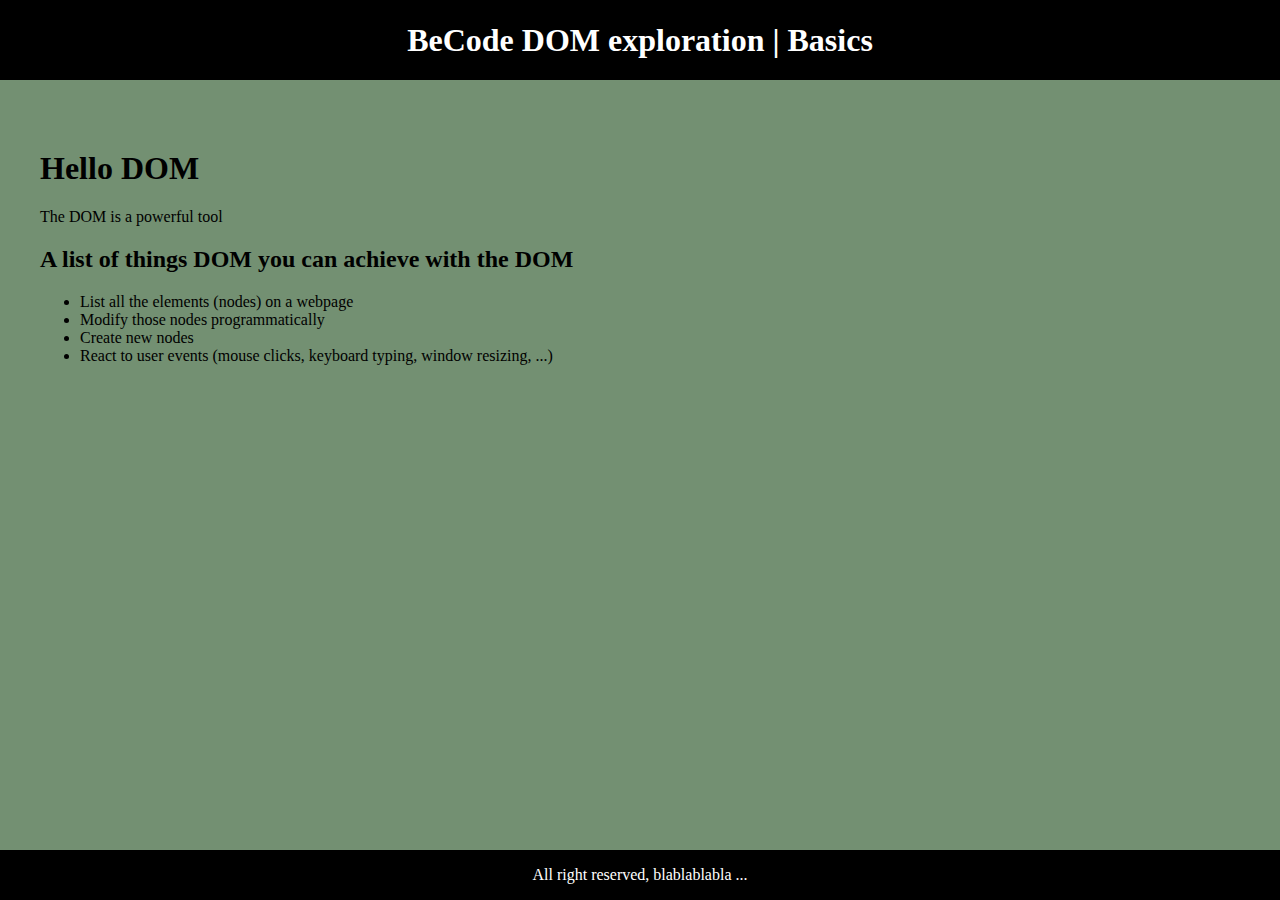
<file: 1_Introduction/index.html>
<!DOCTYPE html>
<html lang="en">
<head>
  <meta charset="UTF-8">
  <meta http-equiv="X-UA-Compatible" content="IE=edge">
  <meta name="viewport" content="width=device-width, initial-scale=1.0">
  <title>Exploring the DOM</title>

  <link rel="stylesheet" href="./style.css">
  <!-- Having JavaScript included here, at the top of the file, ensures it starts loading soon -->
  <!-- The defer attribute ensures it waits for the HTML to be fully loaded before it actually fires -->
  <!-- This can prevent a situation where JavaScript tries to work with an element that has not been loaded yet -->
  <script defer src="./script.js"></script>
</head>
<body>
  <header>
    <h1>BeCode DOM exploration | <strong>Basics</strong></h1>
  </header>

  <main>
    <section>
      <h1>Hello DOM</h1>

      <p>The DOM is a powerful tool</p>
    </section>

    <section id="content">
      <h2 title="... though non-exhaustive">A list of things DOM you can achieve with the DOM</h2>

      <ul>
        <li>List all the elements (nodes) on a webpage</li>
        <li>Modify those nodes programmatically</li>
        <li>Create new nodes</li>
        <li>React to user events (mouse clicks, keyboard typing, window resizing, ...)</li>
      </ul>
    </section>
  </main>

  <footer>
    All right reserved, blablablabla ...
  </footer>
</body>
</html>
</file>
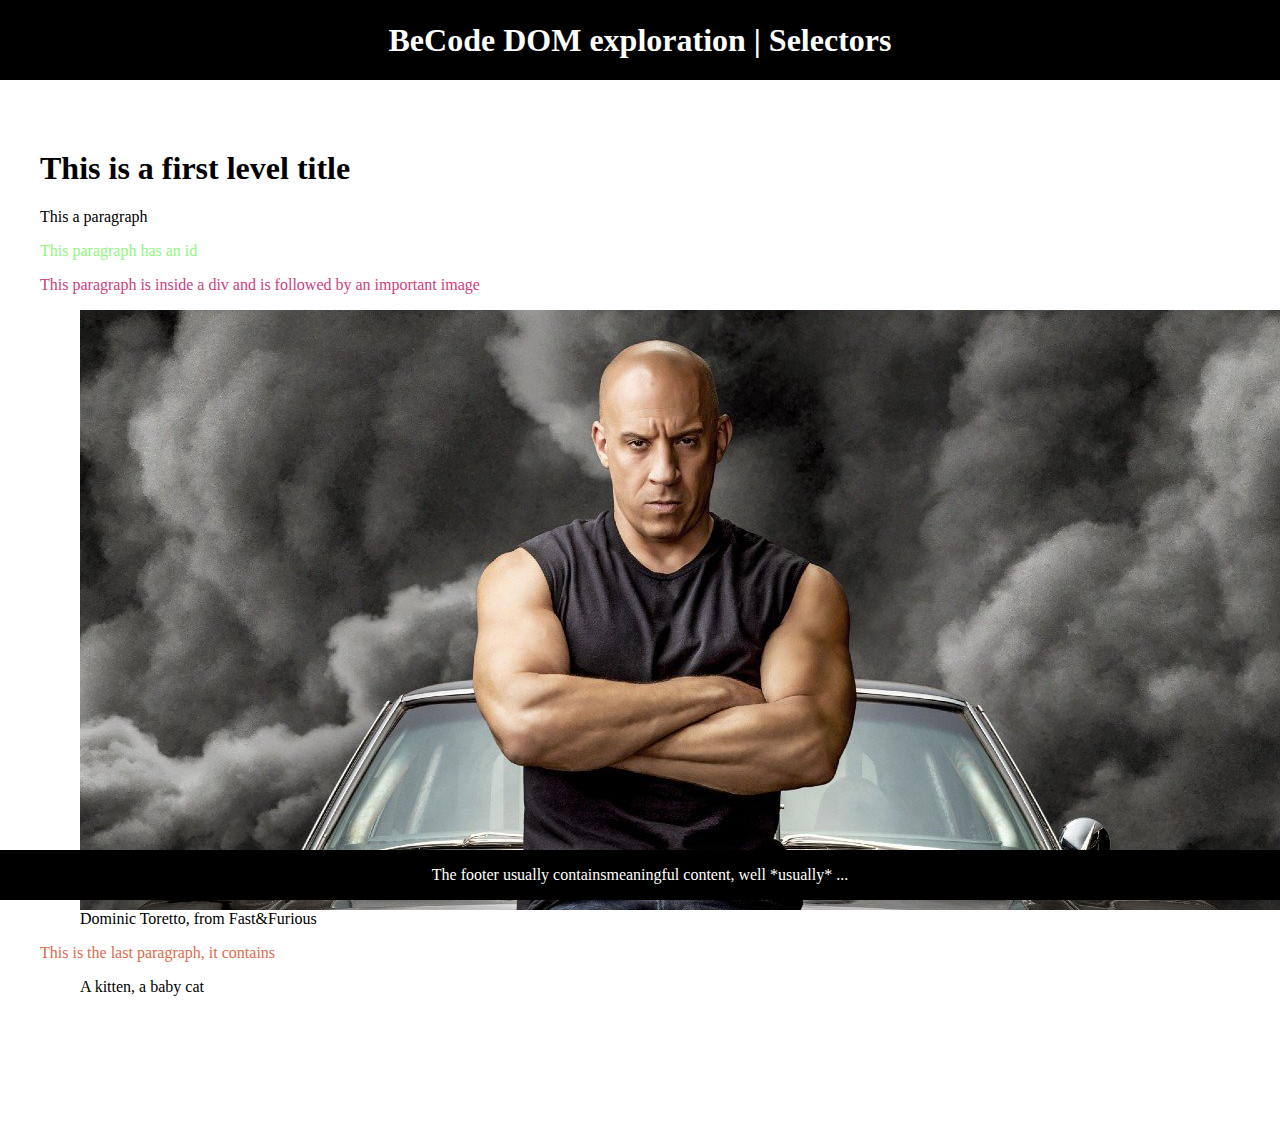
<file: 2_Selectors/index.html>
<!DOCTYPE html>
<html lang="en">
<head>
  <meta charset="UTF-8">
  <meta http-equiv="X-UA-Compatible" content="IE=edge">
  <meta name="viewport" content="width=device-width, initial-scale=1.0">
  <title>Exploring the DOM</title>

  <link rel="stylesheet" href="./style.css">
  <script defer src="script.js"></script>
</head>
<body>
  <header>
    <h1>BeCode DOM exploration | <strong>Selectors</strong></h1>
  </header>

  <main>
    <h1>This is a first level title</h1>

    <p class="important">This a paragraph</p>

    <p id="p-with-an-id">This paragraph has an id</p>

    <div>
      <p>This paragraph is inside a div and is followed by an important image<br /></p>
      <figure>
        <img src="./img/domtoretto.jpg" alt="Dominic Toretto" class="important" />
        <figcaption>Dominic Toretto, from Fast&Furious</figcaption>
      </figure>
    </div>

    <p>This is the last paragraph, it contains</p>
    <figure>
      <img src="./img/kitten.jpeg" alt="A kitten" />
      <figcaption>A kitten, a baby cat</figcaption>
    </figure>
  </main>

  <footer>
    The footer usually contains <span class="important">meaningful content</span>, well *usually* ...
  </footer>
</body>
</html>
</file>
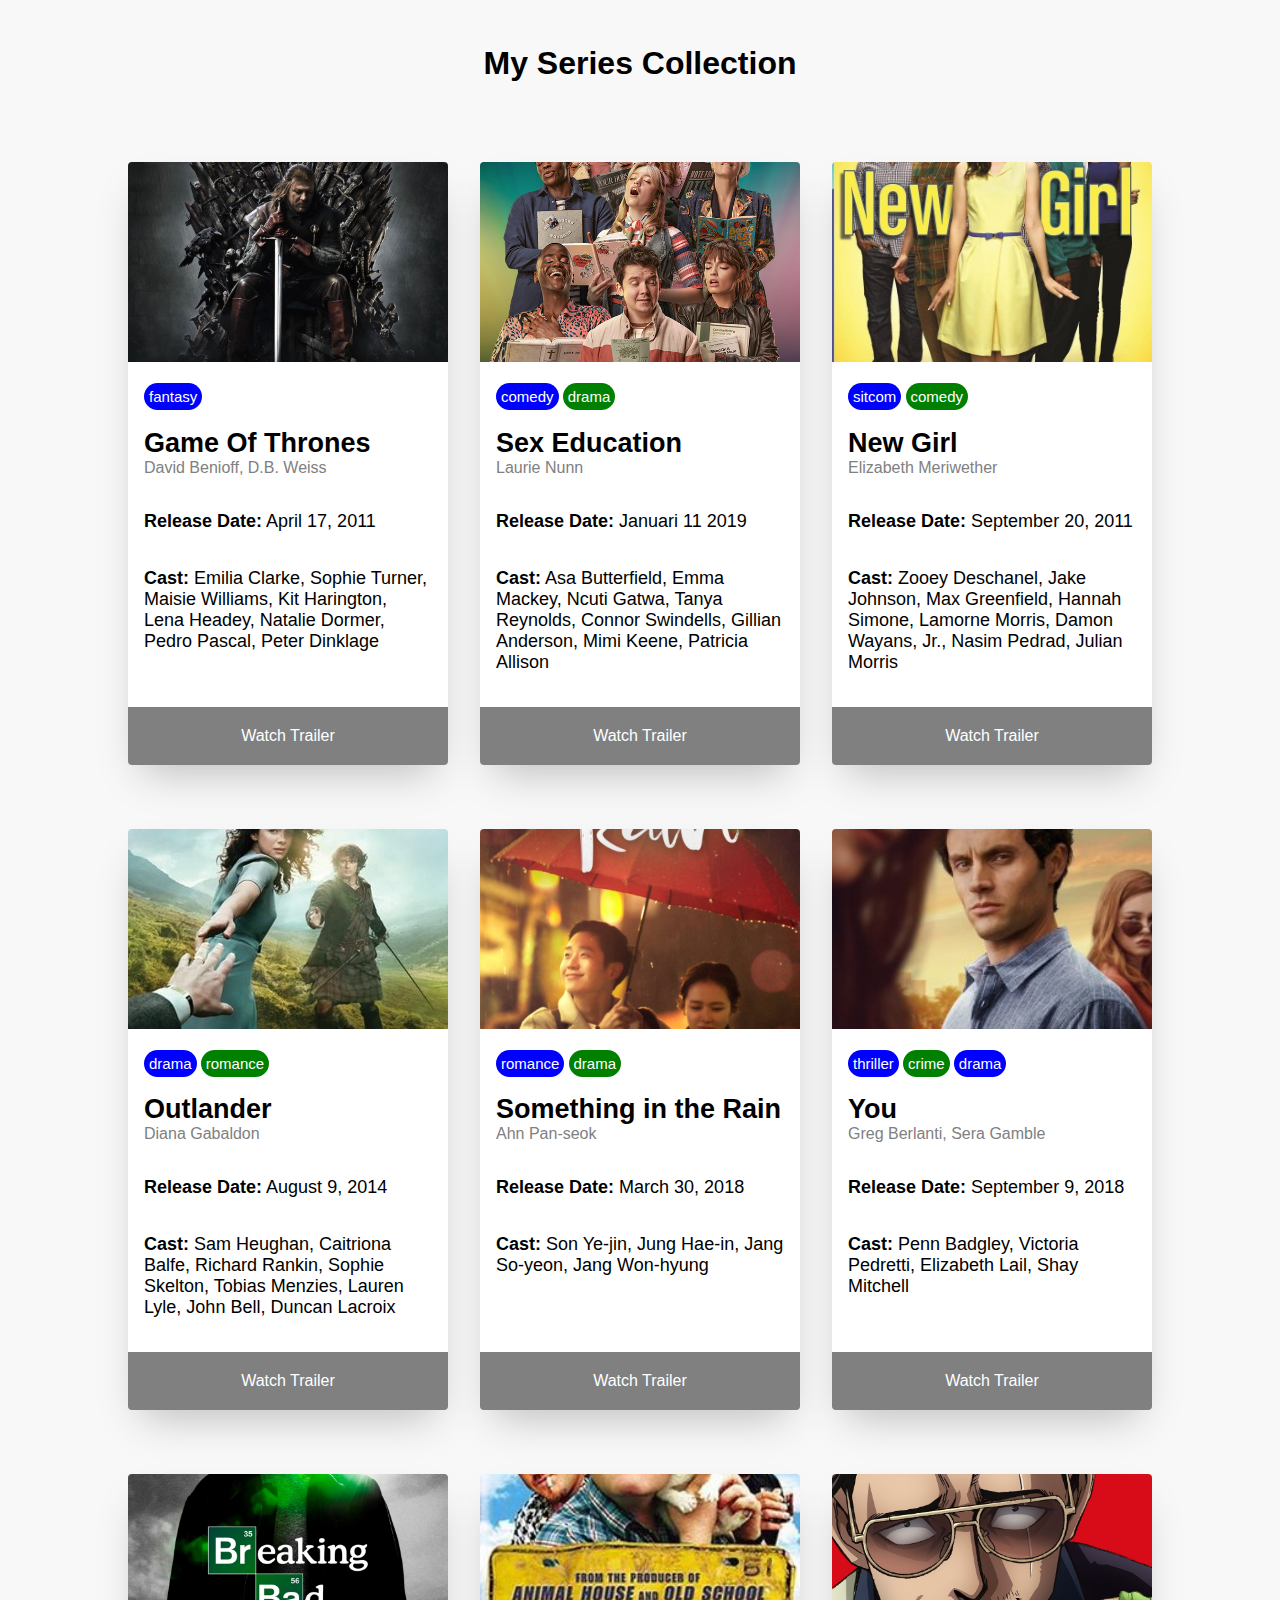
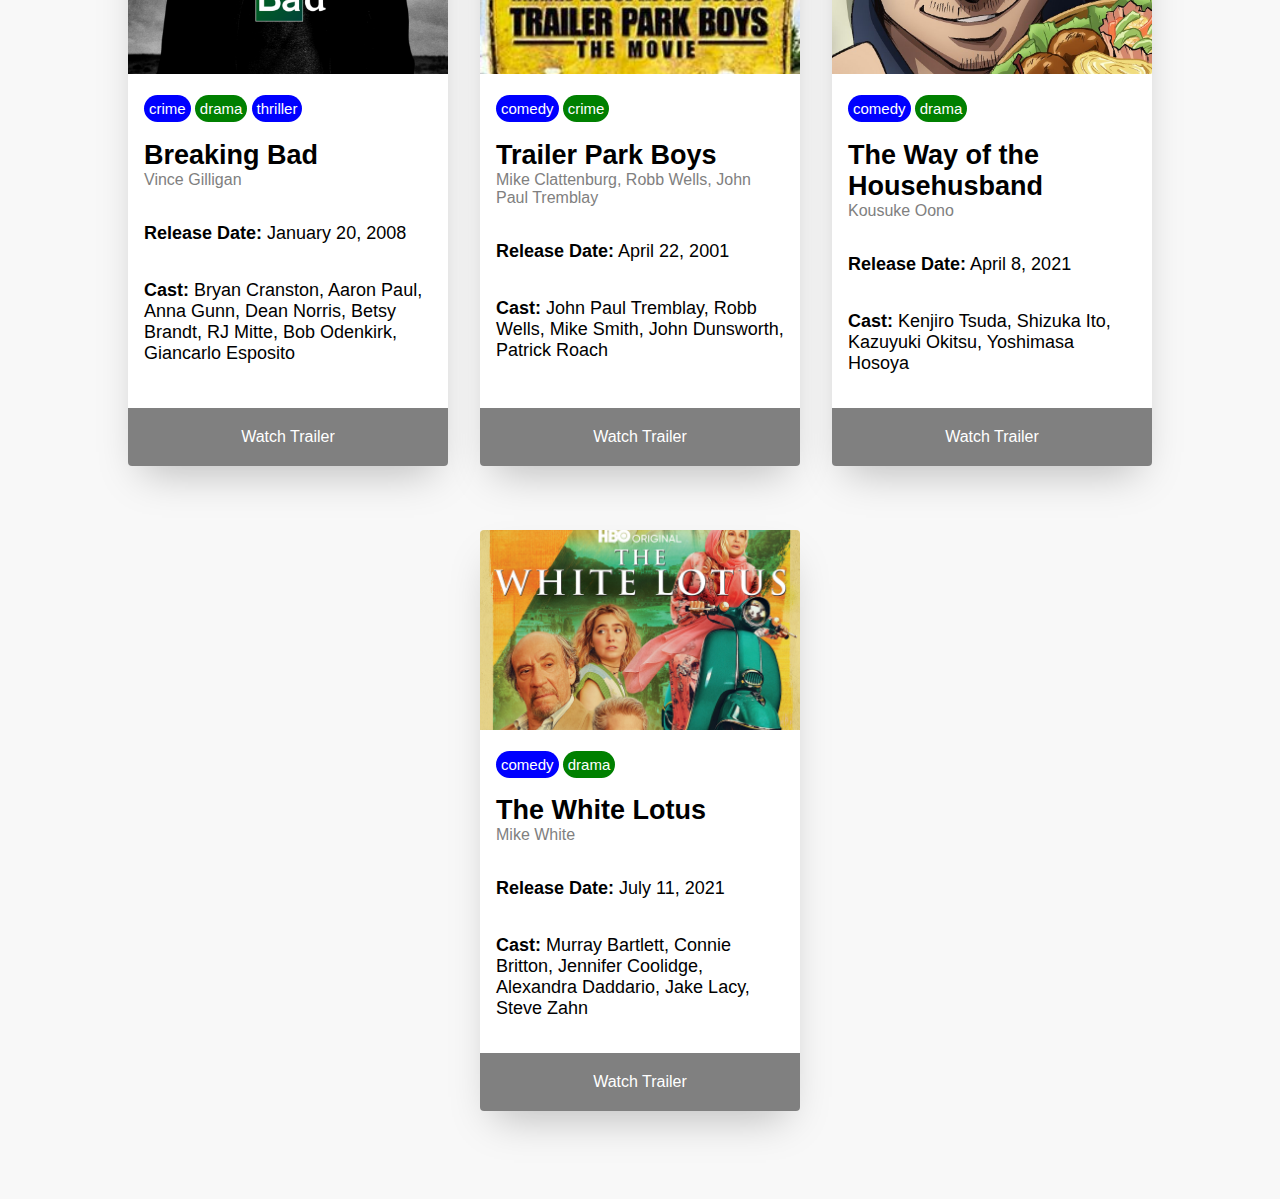
<file: 3_Collection-project/index.html>
<!DOCTYPE html>
<html lang="en">
<head>
    <meta charset="UTF-8">
    <meta name="viewport" content="width=device-width, initial-scale=1.0">
    <title>3_Collection</title>
    <link rel= "stylesheet" href= "style.css">
</head>
<body>
    <div class="container">
        <h1>My Series Collection</h1>
        <section class="card-container">
        </section>
    </div>
    <script src="script.js"></script>
</body>
</html>
</file>
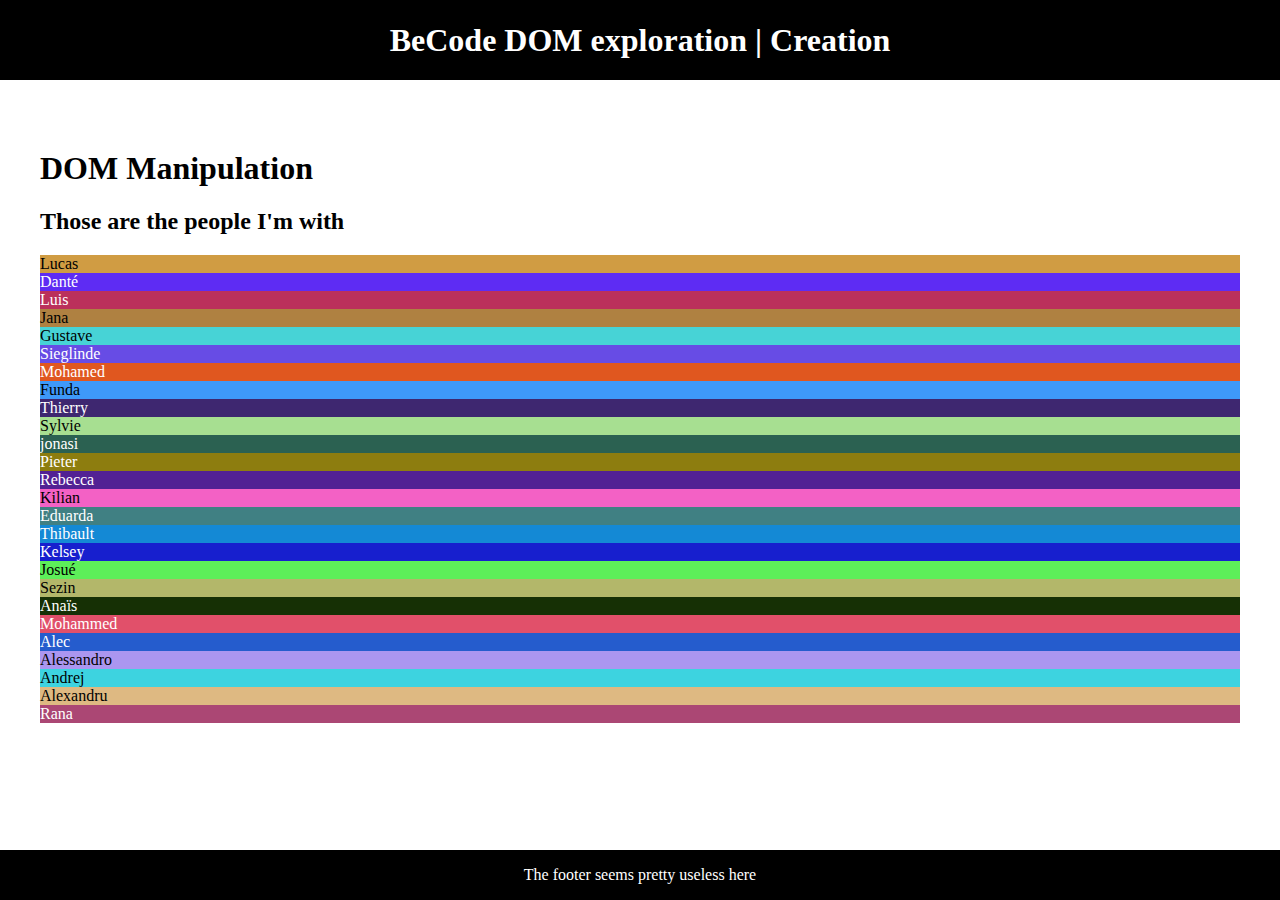
<file: 3_Create/index.html>
<!DOCTYPE html>
<html lang="en">
<head>
  <meta charset="UTF-8">
  <meta http-equiv="X-UA-Compatible" content="IE=edge">
  <meta name="viewport" content="width=device-width, initial-scale=1.0">
  <title>Exploring the DOM</title>

  <link rel="stylesheet" href="../2_Selectors/style.css">
  <script defer src="./script.js"></script>
</head>
<body>
  <header>
    <h1>BeCode DOM exploration | <strong>Creation</strong></h1>
  </header>

  <main>
    <h1>DOM Manipulation</h1>

    <article>
      <h2>Those are the people I'm with</h2>
    </article>
  </main>

  <footer>
    The footer seems pretty useless here
  </footer>
</body>
</html>
</file>
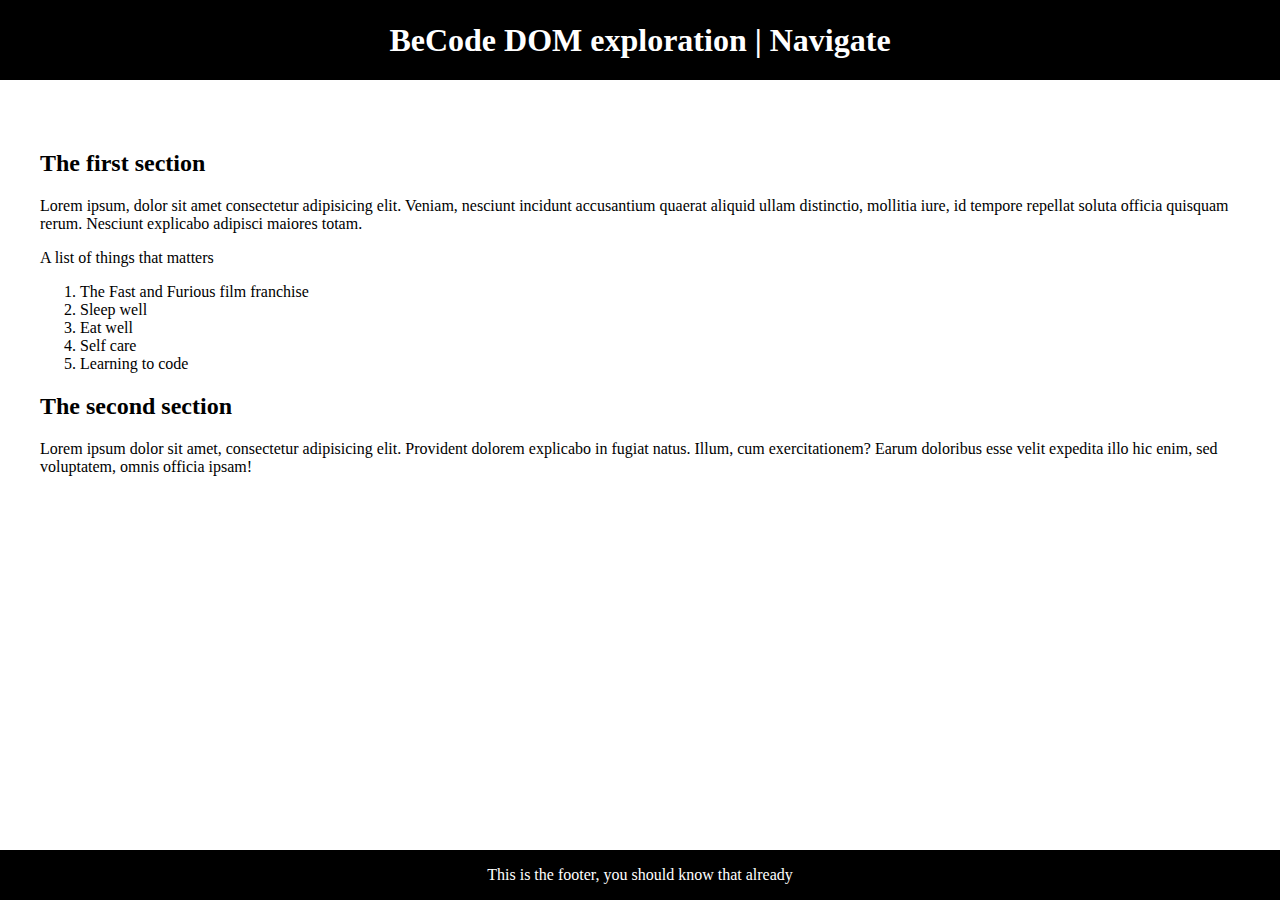
<file: 4_Navigate/index.html>
<!DOCTYPE html>
<html lang="en">
<head>
  <meta charset="UTF-8">
  <meta http-equiv="X-UA-Compatible" content="IE=edge">
  <meta name="viewport" content="width=device-width, initial-scale=1.0">
  <title>Exploring the DOM</title>

  <link rel="stylesheet" href="../2_Selectors/style.css">
  <script defer src="script.js"></script>
</head>
<body>
  <header>
    <h1>BeCode DOM exploration | <strong>Navigate</strong></h1>
  </header>

  <main>
    <section>
      <h2>The first section</h2>

      <p>
        Lorem ipsum, dolor sit amet consectetur adipisicing elit. Veniam, nesciunt incidunt accusantium quaerat aliquid ullam distinctio, mollitia iure, id tempore repellat soluta officia quisquam rerum. Nesciunt explicabo adipisci maiores totam.
      </p>

      <p>
        A list of things that matters
        <ol>
          <li>Sleep well</li>
          <li>Eat well</li>
          <li>Self care</li>
          <li>Learning to code</li>
          <li>The Fast and Furious film franchise</li>
        </ol>
      </p>
    </section>

    <section>
      <h2>The third section</h2>

      <p>Lorem ipsum dolor sit amet, consectetur adipisicing elit. Provident dolorem explicabo in fugiat natus. Illum, cum exercitationem? Earum doloribus esse velit expedita illo hic enim, sed voluptatem, omnis officia ipsam!</p>
    </section>

    <section>
      <div>
        <h2>The second section</h2>

        <p>Lorem ipsum dolor sit amet consectetur, adipisicing elit. Praesentium, dolor dolorem dolores eaque animi sint facere aperiam ducimus deleniti! A doloribus quo iste animi inventore laborum amet ea cumque suscipit?</p>
      </div>
    </section>
  </main>

  <footer>
    This is the footer, you should know that already
  </footer>
</body>
</html>
</file>
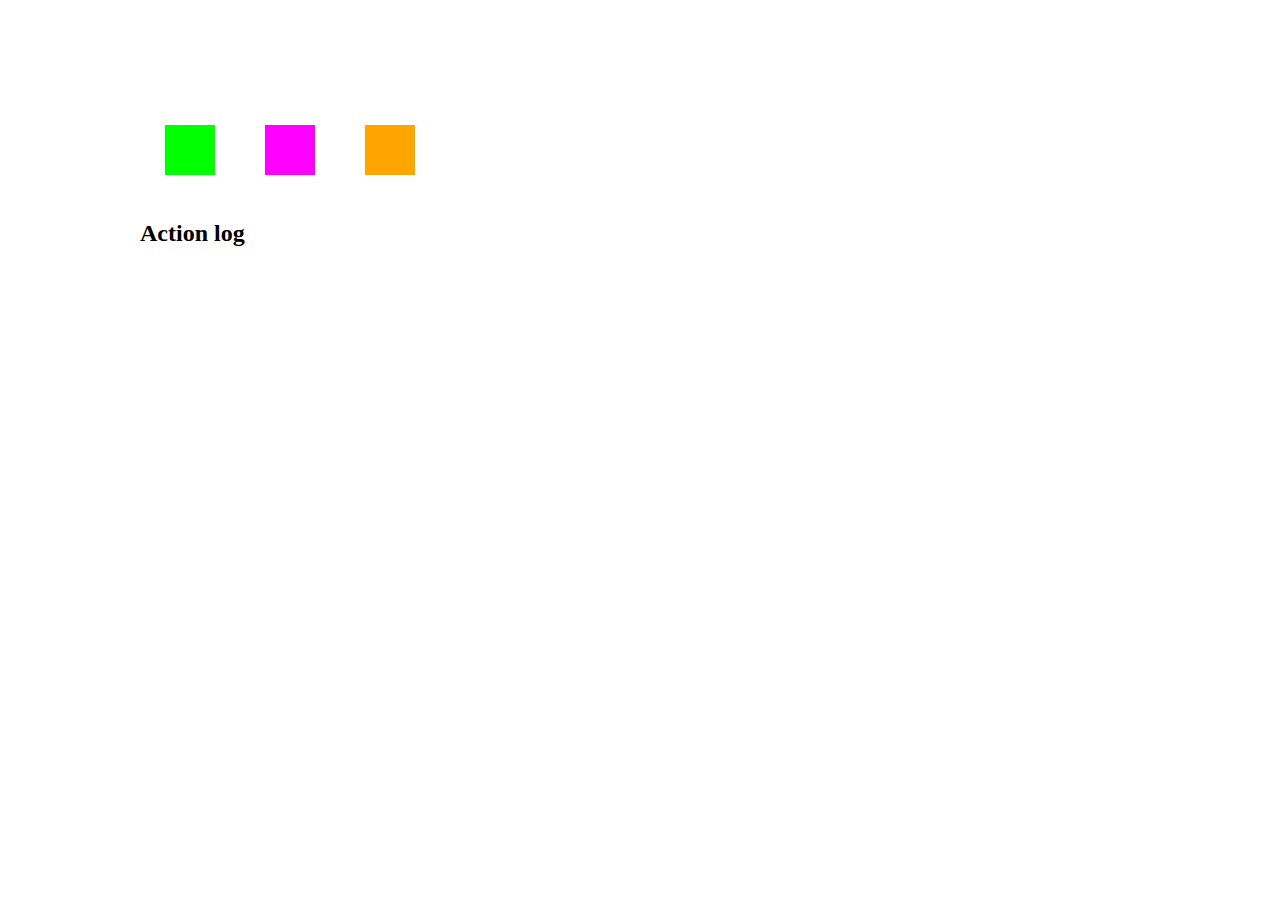
<file: 5_Events/index.html>
<!DOCTYPE html>
<html lang="en">
<head>
  <meta charset="UTF-8">
  <meta http-equiv="X-UA-Compatible" content="IE=edge">
  <meta name="viewport" content="width=device-width, initial-scale=1.0">
  <title>DOM events</title>

  <link rel="stylesheet" href="./style.css">
  <script defer src="./script.js"></script>
</head>
<body>

  <main>
    <section class="displayedsquare-wrapper">
      <!-- Dynamically put the squares in here -->
    </section>

    <section>
      <div class="actionsquare-wrapper">
        <div class="actionsquare green"></div>
        <div class="actionsquare violet"></div>
        <div class="actionsquare orange"></div>
      </div>
    </section>

    <section>
      <h2>Action log</h2>

      <ul>
        <!-- Dynamically put the logs in here -->
      </ul>
    </section>
  </main>
</body>
</html>
</file>
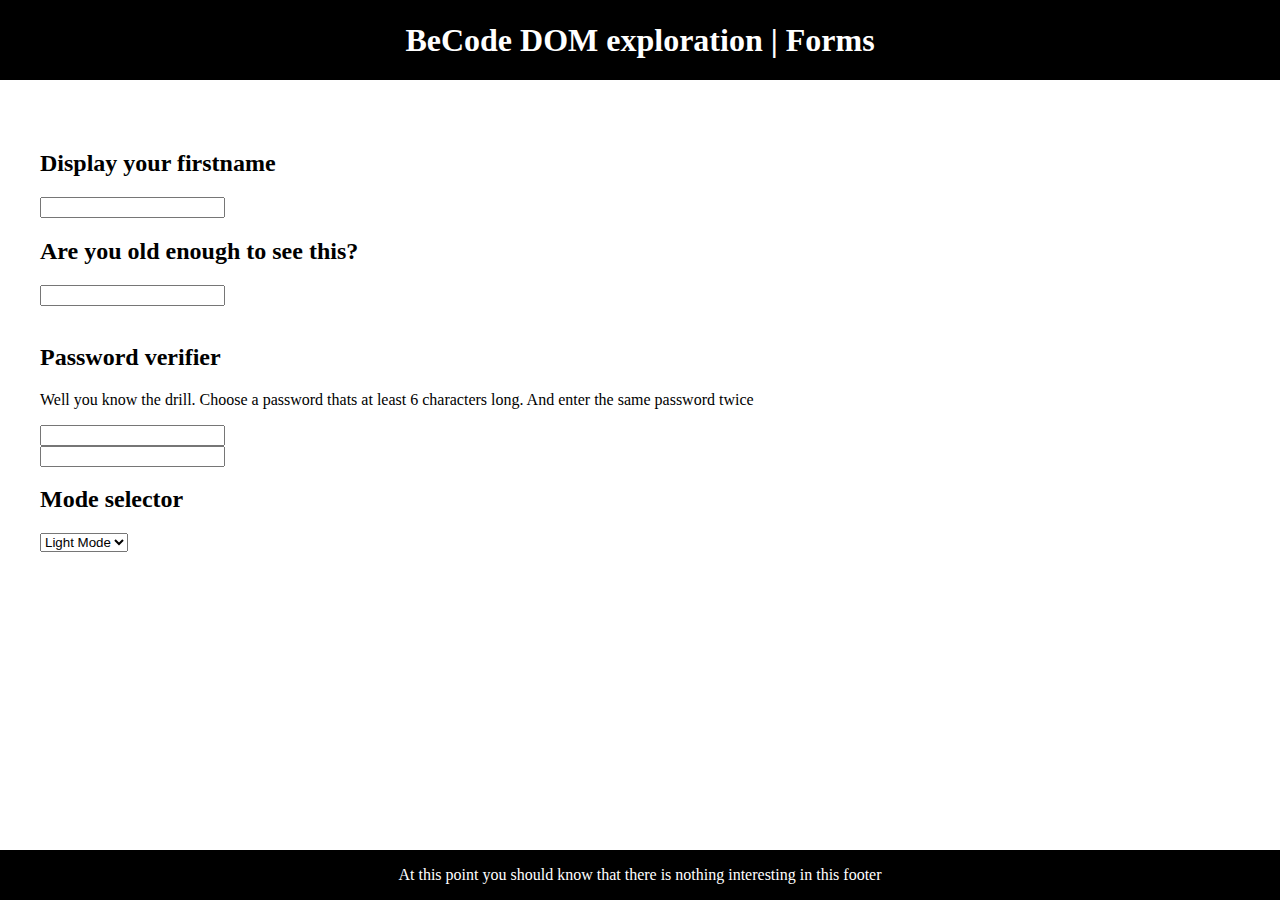
<file: 6_Forms/index.html>
<!DOCTYPE html>
<html lang="en">
<head>
  <meta charset="UTF-8">
  <meta http-equiv="X-UA-Compatible" content="IE=edge">
  <meta name="viewport" content="width=device-width, initial-scale=1.0">
  <title>Exploring the DOM</title>

  <link rel="stylesheet" href="../2_Selectors/style.css">
  <script defer src="./script.js"></script>
</head>
<body>
  <header>
    <h1>BeCode DOM exploration | <strong>Forms</strong></h1>
  </header>

  <main>
    <section>
      <h2>Display your firstname</h2>

      <input type="text" name="firstname" id="firstname"/>
      <span id="display-firstname"></span>
    </section>

    <section>
      <h2>Are you old enough to see this?</h2>

      <input type="number" name="age" id="age" />
      <section id="a-hard-truth" style="visibility: hidden;">
        Being an adult is not fun, everybody would rather remain a child, especially when it's time to pay the bills.
      </section>
    </section>

    <section>
      <h2>Password verifier</h2>

      <p>Well you know the drill. Choose a password thats at least 6 characters long. And enter the same password twice</p>

      <div>
        <input type="password" name="pwd" id="pwd" />
      </div>

      <div>
        <input type="password" name="pwd-confirm" id="pwd-confirm" />
      </div>
    </section>

    <section>
      <h2>Mode selector</h2>

      <select name="toggle-darkmode" id="toggle-darkmode">
        <option value="dark">Dark Mode</option>
        <option value="light" selected>Light Mode</option>
      </select>
    </section>
  </main>

  <footer>
    At this point you should know that there is nothing interesting in this footer
  </footer>
</body>
</html>
</file>
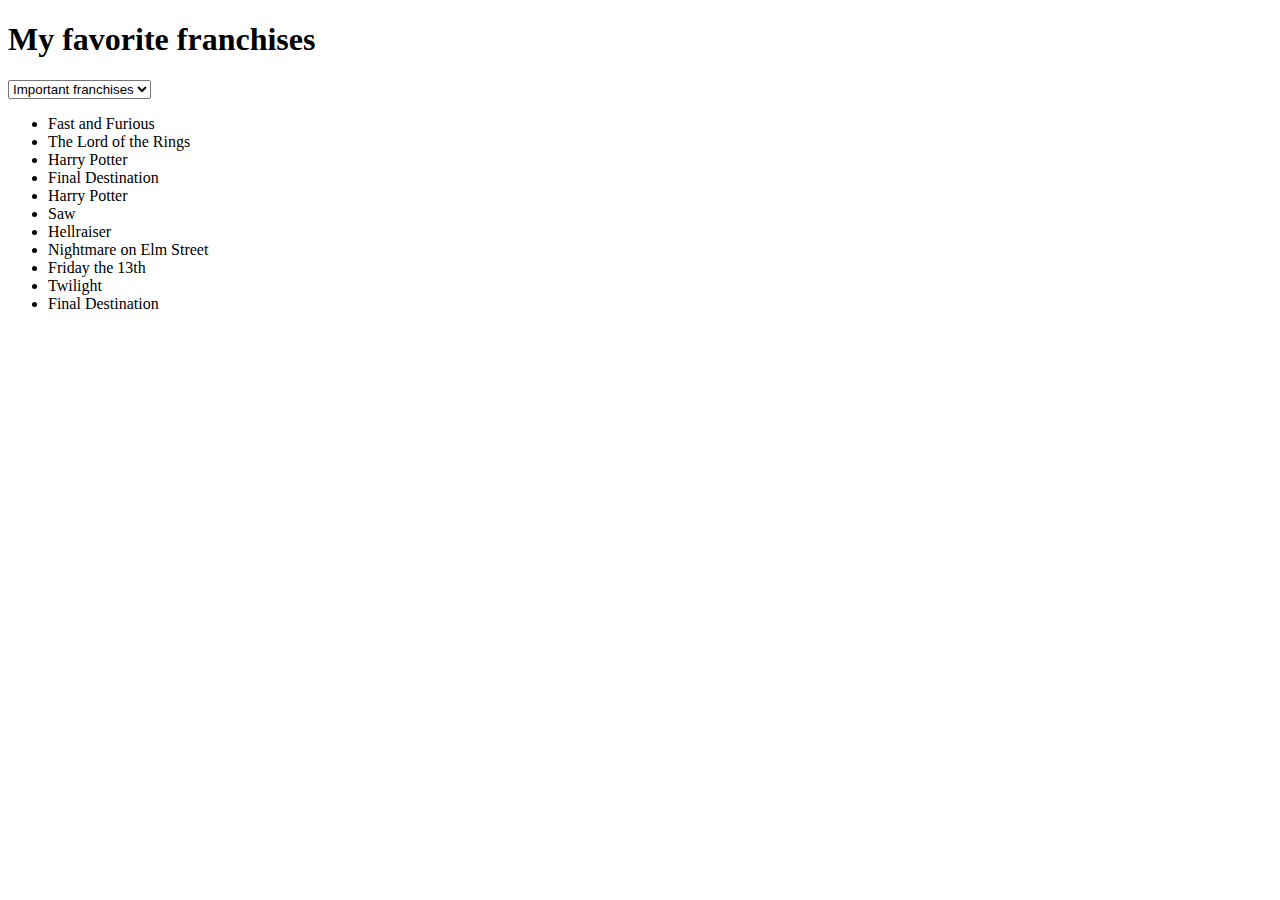
<file: 7_DOM-drill/index.html>
<!DOCTYPE html>
<html lang="en">

<head>
  <meta charset="UTF-8">
  <meta name="viewport" content="width=device-width, initial-scale=1.0">
  <title>The Great DOM Drill</title>
</head>

<body>
  <h1>My favorite franchises</h1>

  <ul>
    <li>The Lord of the Rings</li>
    <li>Harry Potter</li>
    <li>Final Destination</li>
    <li>Harry Potter</li>
    <li>Saw</li>
    <li>Fast and Furious</li>
    <li>Hellraiser</li>
    <li>Nightmare on Elm Street</li>
    <li>Friday the 13th</li>
    <li>Twilight</li>
    <li>Final Destination</li>
  </ul>

  <script>
    const ulElement = document.querySelector('ul');
    const children = ulElement.children;
    let fastAndFuriousElement = null;

  for (let i = 0; i < children.length; i++) {
    const child = children[i];
  
    // Check if the child is an element node
    if (child.nodeType === 1) {
    // Check if the element contains "Fast and Furious"
    if (child.innerText.includes("Fast and Furious")) {
      fastAndFuriousElement = child;
      }

    child.addEventListener ("click", function() {
      if (child.innerText === "Fast and Furious") {
        alert("The most important franchise ever, the story of DOM(inic) Toretto's family. It's not about car, it's about family.")
      } else {
        alert(child.innerText);
      }
    });
    }
  }

    if (fastAndFuriousElement && fastAndFuriousElement !== children[0]) {
        // Add the "important" class to the element
      fastAndFuriousElement.classList.add('important');
      // Move the element to the top of the list
      ulElement.insertBefore(fastAndFuriousElement, ulElement.firstChild);
      }

      //When pressing the r key of the keyboard the list should get sorted in a random order
    document.body.addEventListener("keyup", function(event) {
    if (event.key === 'r') {
    // Convert children collection to an array
    const childrenArray = Array.from(ulElement.children);

    // Sort the array randomly except for the Fast and Furious element
    const fastAndFuriousIndex = childrenArray.findIndex(child => child === fastAndFuriousElement);
    childrenArray.splice(fastAndFuriousIndex, 1); // Remove Fast and Furious from the array
    childrenArray.sort(() => 0.5 - Math.random()); // Random sort
    childrenArray.unshift(fastAndFuriousElement); // Add Fast and Furious back to the beginning of the array

    // Append sorted nodes back to the parent element (ulElement)
    childrenArray.forEach(child => ulElement.appendChild(child));
  } else if (event.key === 'd') {
    const clonedElement = fastAndFuriousElement.cloneNode(true);
    ulElement.append(clonedElement);
  }
});
    // console list
    console.log(ulElement.outerHTML);

    function addElement() {
    const newDiv = document.createElement('div')
    const newContent = document.createElement("select");
    newDiv.appendChild(newContent);

    const ulElement = document.querySelector('ul')

    document.body.insertBefore(newDiv, ulElement);

    // Create option elements
    const option1 = document.createElement('option');
    option1.value = 'important';
    option1.text = 'Important franchises';

    const option2 = document.createElement('option');
    option2.value = 'normal';
    option2.text = 'Normal franchises';

    // Append the option elements to the select element
    newContent.appendChild(option1);
    newContent.appendChild(option2);

    // Append the select element to the div element
    newDiv.appendChild(newContent);

    newContent.addEventListener("change", function (){
      const selectedOption = newContent.value;
      const listItems = document.querySelectorAll('ul li');

      // Convert NodeList to array using Array.from
      const itemsArray = Array.from(listItems);

      listItems.forEach(item => {
      if ((selectedOption === 'important' && item.classList.contains('important')) ||
      (selectedOption === 'normal' && !item.classList.contains('important'))) {
      item.style.display = 'block';
      } else {
      item.style.display = 'none';
      }
      });
    });

    console.log(newDiv.outerHTML);
  }
  addElement();




  // Use childNodes to list all the children from the <ul>
  // Write a for loop to iterate over every child. In this loop:to only iterate over element nodes (see: nodeTypes. Use child.nodeType === 1)
  // Find the element that contains Fast and Furious with the for loop
  // Add an eventListener on every item of the list. item is clicked an alert() pops up to display the name of clicked element
  // Add a special condition to the previous function if the clicked item is Fast and Furious the alert() should display The most important franchise ever, the story of DOM(inic) Toretto's family. It's not about car, it's about family.
  // *) Add an eventListener on the document body, listening for keyup. When pressing the r key of the keyboard the list should get sorted in a random order, however Fast and Furious should remain the first element (most important franchise ever, remember?)
  // Create a new <div> before the list, using createElement and insertBefore
  // Using createElement, create a <select> tag into the previously created <div>, with two <option>s
  // TODO: Add an eventListener to the <select>, on change, if the option "important franchise" is chosen, only display items of the list that have the class .important. (hint: you can toggle visibility using element.style.visibility = 'hidden')
  </script>
</body>

</html>
</file>
<file: 1_Introduction/style.css>
*{
    box-sizing: border-box;
  }
  
  body{
  
    margin: 0 auto;
    padding: 0;
  }
  
  header, footer{
    position: fixed;
    background-color: #000;
    color: #fff;
    left: 0;
    right: 0;
    display: flex;
    justify-content: center;
    align-items: center;
  }
  
  header{
    top: 0;
    height: 80px;
  }
  
  footer{
    bottom: 0;
    height: 50px;
  }
  
  main{
    max-width: 1200px;
    margin: 150px auto;
  }
</file>
<file: 2_Selectors/style.css>
*{
  box-sizing: border-box;
}

body{

  margin: 0 auto;
  padding: 0;
}

header, footer{
  position: fixed;
  background-color: #000;
  color: #fff;
  left: 0;
  right: 0;
  display: flex;
  justify-content: center;
  align-items: center;
}

header{
  top: 0;
  height: 80px;
}

footer{
  bottom: 0;
  height: 50px;
}

main{
  max-width: 1200px;
  margin: 150px auto;
}
</file>
<file: 3_Collection-project/style.css>
body {
    background-color: rgb(248, 248, 248);
    font-family: 'Roboto','Helvetica Neue', Helvetica, Arial, sans-serif;
    font-style: normal;
    font-weight: 400;
    letter-spacing: 0;
    padding: 1rem;
    text-rendering: optimizeLegibility;
    -webkit-font-smoothing: antialiased;
    -moz-osx-font-smoothing: grayscale;
}

h1 {
    margin-bottom: 5rem;
    text-align: center;
}

.card-container {
    display: flex;
    flex-direction: row;
    flex-wrap: wrap;
    justify-content: center;
    margin: 0;
    padding: 0;
}

.card {
    background-color: white;
    border-radius: 0.25rem;
    box-shadow: 0 20px 40px -14px rgba(0,0,0,0.25);
    display: flex;
    flex-direction: column;
    overflow: hidden;
    width: 25vw;
    margin-bottom: 4rem;
    margin-right: 1rem;
    margin-left: 1rem;
    align-items: center; /* Center child elements vertically within the card */
    justify-content: space-between; /* Distribute space evenly between child elements */
}

.card-image {
    height: 200px;
    max-width: 100%;
    width: 100%;
    object-fit: cover;
}

.card-info {
    display: flex;
    flex-direction: column;
    flex: 1 1 auto;
    padding: 1rem;
    text-align: left;
    font-size: 18px;
}

.genre {
    color: rgb(255, 255, 255);
    padding-top: 10px;
    margin: 0;
    font-size: 15px;
}

.title {
    margin-bottom: 0;
}

.director {
    margin-top: 0;
    font-size: 16px;
    color: grey;
}

.btn {
    display: flex;
    align-items: center;
    justify-content: center;
    color: #fff;
    text-align: center;
    background: grey;
    text-decoration: none;
    padding: 20px 5px;
    width: 100%; /* Ensure the button takes up full width within the card */
    transition: 0.3s;
}

.card:hover {
    transform: scale(1.1);
    box-shadow: 0 0 40px -10px rgba(0, 0, 0, 0.25);
  }

.btn:hover {
    background-color: blue;
  }

/* CSS for mobile mode (screens 768px and below) */
@media (max-width: 1090px) {
    .card-container{
        margin: auto;
        margin-left: 0;
        margin-right: 0;
    }
    .card {
        width: 100%; /* Cards take full width in mobile mode */
        margin: 0.2rem;
    }
}
</file>
<file: 5_Events/style.css>
body{
  margin: auto;
  transition: .3s;
}

.actionsquare, .displayedsquare{
  margin: 25px;
  height: 50px;
  width: 50px;
  transition: .3s;
}

.actionsquare:hover{
  transform: scale(1.5);
}

.green{
  background-color: lime;
}

.violet{
  background-color: magenta;
}

.orange{
  background-color: orange;
}

.actionsquare-wrapper, .displayedsquare-wrapper{
  display: flex;
  flex-wrap: wrap;
}

main{
  max-width: 1000px;
  margin: 100px auto;
}
</file>
